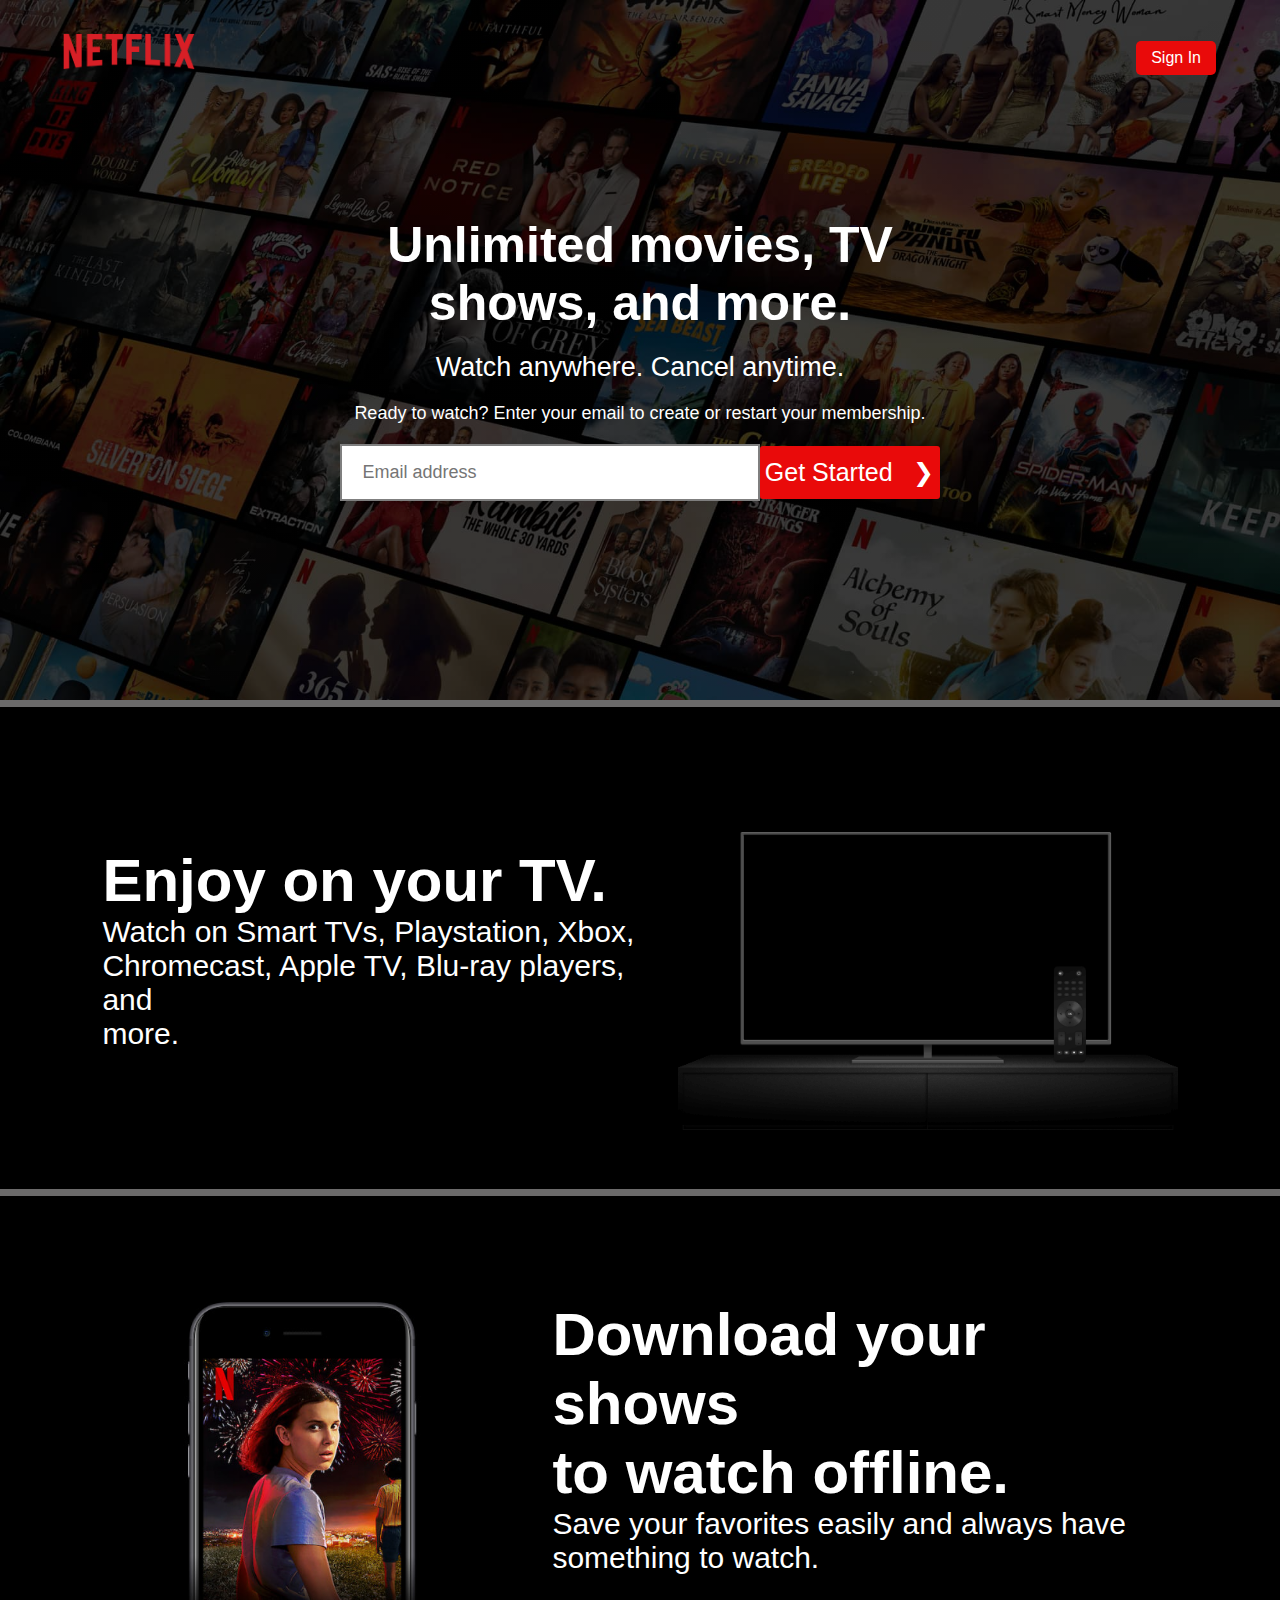
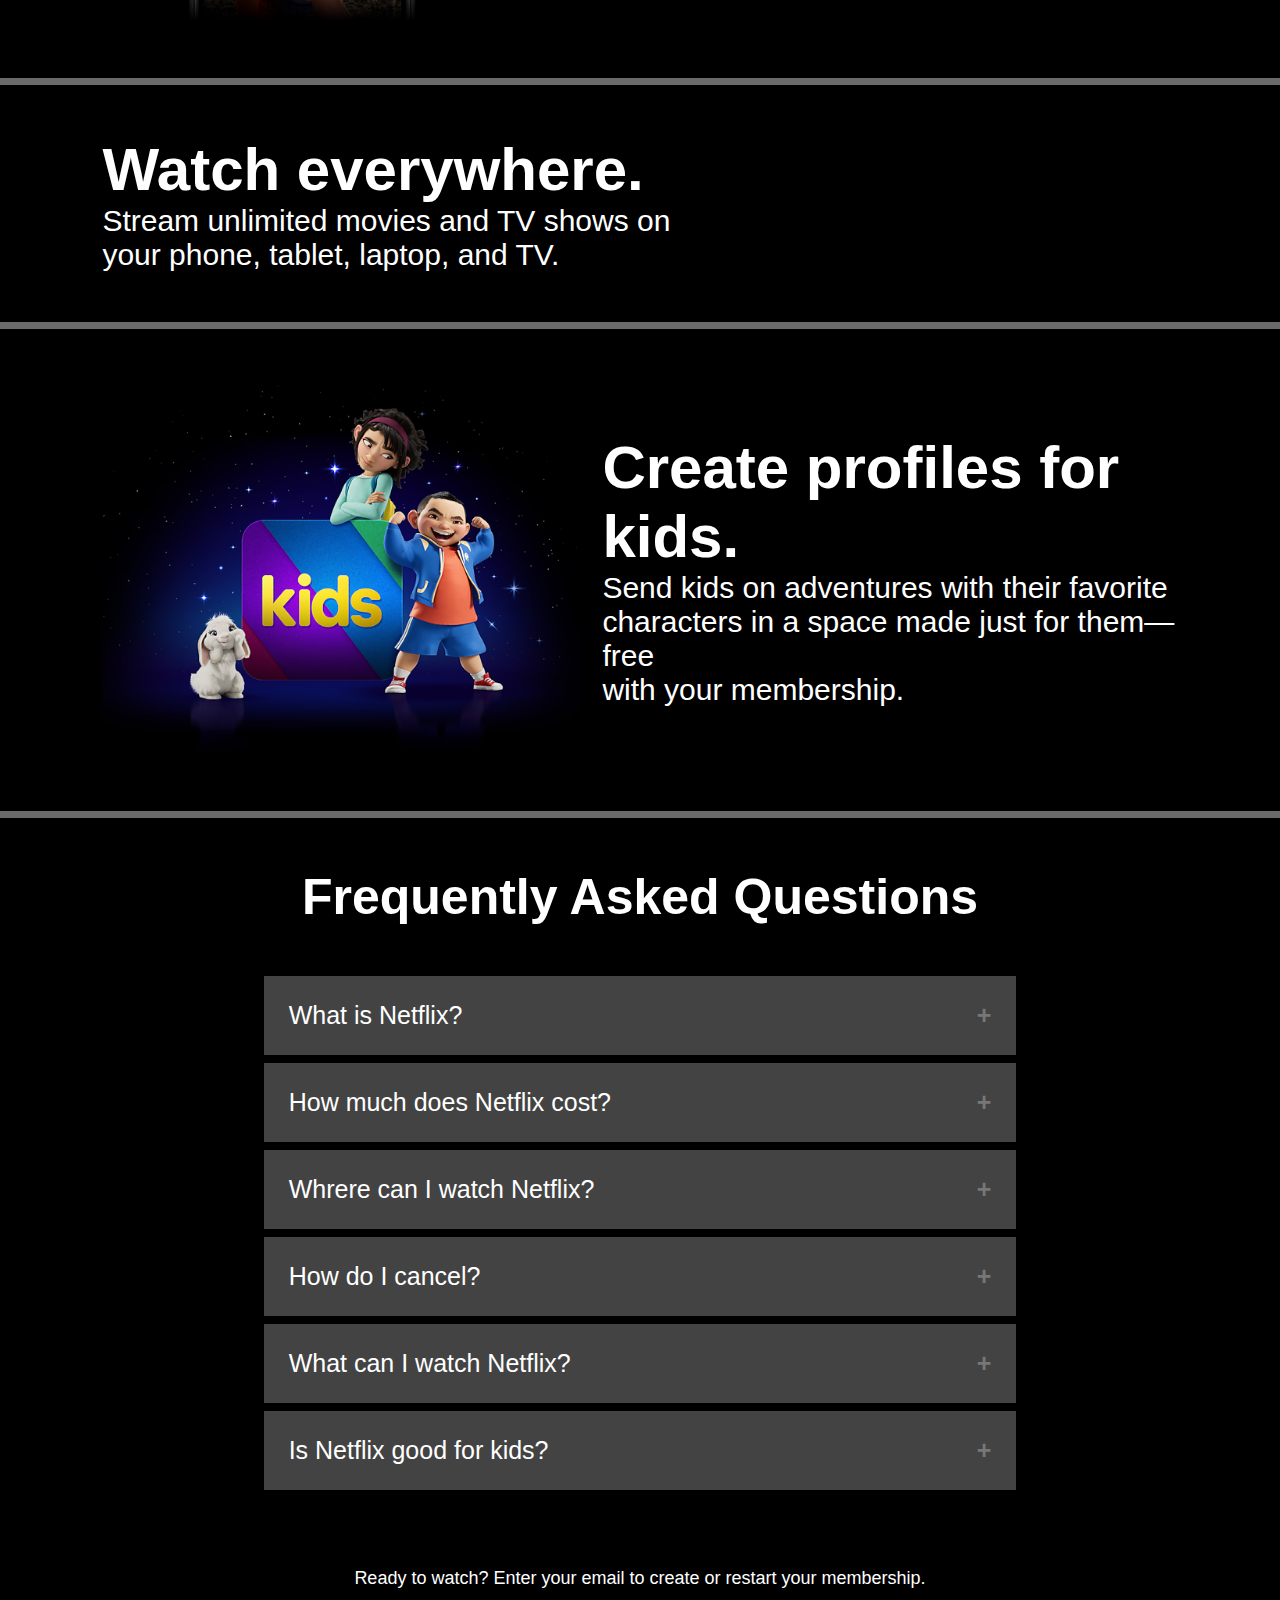
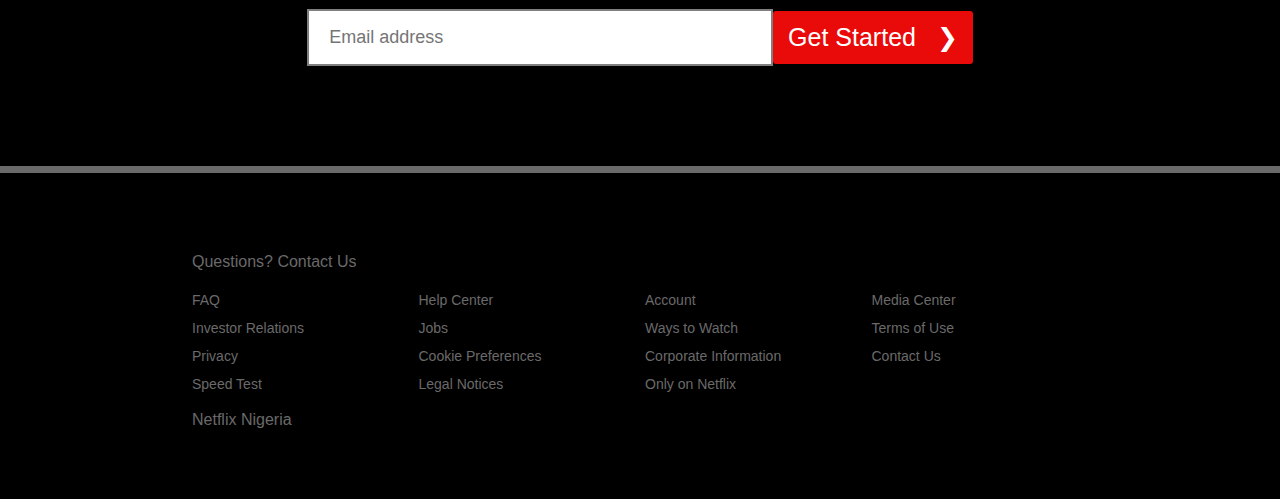
<file: index.html>
<!DOCTYPE html>
<html lang="en">
  <head>
    <meta charset="UTF-8" />
    <meta http-equiv="X-UA-Compatible" content="IE=edge" />
    <meta name="viewport" content="width=device-width, initial-scale=1.0" />
    <link rel="stylesheet" href="index.css" />
    <title>Netflix</title>
  </head>
  <body>
    <header>
      <nav>
        <a href="index.html" class="logo"
          ><img src="images/netflixlogo.png" alt="netflixlogo"
        /></a>
        <a href="login.html">Sign In</a>
      </nav>
      <div class="main main-div">
        <h1>
          Unlimited movies, TV <br />
          shows, and more.
        </h1>
        <p class="big">Watch anywhere. Cancel anytime.</p>
        <p class="small">
          Ready to watch? Enter your email to create or restart your membership.
        </p>
        <form action="">
          <input type="text" placeholder="Email address" />
          <button>Get Started &NonBreakingSpace; &#10095;</button>
        </form>
      </div>
    </header>
    <section>
      <div>
        <h1>Enjoy on your TV.</h1>
        <p>
          Watch on Smart TVs, Playstation, Xbox, <br />
          Chromecast, Apple TV, Blu-ray players, and <br />
          more.
        </p>
      </div>
      <div>
        <img src="images/tv.png" alt="" class="tv" />
      </div>
    </section>
    <section class="mob">
      <div>
        <img src="images/mobile.jpg" alt="" class="mobile" />
      </div>
      <div>
        <h1>
          Download your shows <br />
          to watch offline.
        </h1>
        <p>
          Save your favorites easily and always have <br />
          something to watch.
        </p>
      </div>
    </section>
    <div class="center">
      <h1>Watch everywhere.</h1>
      <p>
        Stream unlimited movies and TV shows on <br />
        your phone, tablet, laptop, and TV.
      </p>
    </div>
    <section>
      <div>
        <img src="images/kids.png" alt="" class="kids" />
      </div>
      <div>
        <h1>Create profiles for kids.</h1>
        <p>
          Send kids on adventures with their favorite <br />
          characters in a space made just for them—free <br />
          with your membership.
        </p>
      </div>
    </section>
    <div class="acc">
      <h1 class="h1">Frequently Asked Questions</h1>
      <button class="accordion">What is Netflix?</button>
      <div class="panel">
        <p>
          Netflix is a streaming service that offers a wide variety of
          award-winning TV shows, movies, anime, documentaries, and more on
          thousands of internet-connected devices.
          <br />
          <br />
          You can watch as much as you want, whenever you want without a single
          commercial – all for one low monthly price. There's always something
          new to discover and new TV shows and movies are added every week!
        </p>
      </div>
      <button class="accordion">How much does Netflix cost?</button>
      <div class="panel">
        <p>
          Watch Netflix on your smartphone, tablet, Smart TV, laptop, or
          streaming device, all for one fixed monthly fee. Plans range from
          ₦1,200 to ₦4,400 a month. No extra costs, no contracts.
        </p>
      </div>
      <button class="accordion">Whrere can I watch Netflix?</button>
      <div class="panel">
        <p>
          Watch anywhere, anytime. Sign in with your Netflix account to watch
          instantly on the web at netflix.com from your personal computer or on
          any internet-connected device that offers the Netflix app, including
          smart TVs, smartphones, tablets, streaming media players and game
          consoles.
          <br />
          <br />
          You can also download your favorite shows with the iOS, Android, or
          Windows 10 app. Use downloads to watch while you're on the go and
          without an internet connection. Take Netflix with you anywhere.
        </p>
      </div>
      <button class="accordion">How do I cancel?</button>
      <div class="panel">
        <p>
          Netflix is flexible. There are no pesky contracts and no commitments.
          You can easily cancel your account online in two clicks. There are no
          cancellation fees – start or stop your account anytime.
        </p>
      </div>
      <button class="accordion">What can I watch Netflix?</button>
      <div class="panel">
        <p>
          Netflix has an extensive library of feature films, documentaries, TV
          shows, anime, award-winning Netflix originals, and more. Watch as much
          as you want, anytime you want.
        </p>
      </div>
      <button class="accordion">Is Netflix good for kids?</button>
      <div class="panel">
        <p>
          The Netflix Kids experience is included in your membership to give
          parents control while kids enjoy family-friendly TV shows and movies
          in their own space.
          <br />
          <br />
          Kids profiles come with PIN-protected parental controls that let you
          restrict the maturity rating of content kids can watch and block
          specific titles you don’t want kids to see.
        </p>
      </div>
    </div>
    <div class="main form">
      <p class="small">
        Ready to watch? Enter your email to create or restart your membership.
      </p>
      <form action="">
        <input type="text" placeholder="Email address" />
        <button>Get Started &NonBreakingSpace; &#10095;</button>
      </form>
    </div>
    <footer>
      <a href="" class="question">Questions? Contact Us</a>
      <ul>
        <li><a href="">FAQ</a></li>
        <li><a href="">Help Center</a></li>
        <li><a href="">Account</a></li>
        <li><a href="">Media Center</a></li>
        <li><a href="">Investor Relations</a></li>
        <li><a href="">Jobs</a></li>
        <li><a href="">Ways to Watch</a></li>
        <li><a href="">Terms of Use</a></li>
        <li><a href="">Privacy</a></li>
        <li><a href="">Cookie Preferences</a></li>
        <li><a href="">Corporate Information</a></li>
        <li><a href="">Contact Us</a></li>
        <li><a href="">Speed Test</a></li>
        <li><a href="">Legal Notices</a></li>
        <li><a href="">Only on Netflix</a></li>
      </ul>
      <br />
      <p class="question">Netflix Nigeria</p>
    </footer>

    <script>
      var acc = document.getElementsByClassName("accordion");
      var i;

      for (i = 0; i < acc.length; i++) {
        acc[i].addEventListener("click", function() {
          this.classList.toggle("active");
          var panel = this.nextElementSibling;
          if (panel.style.maxHeight) {
            panel.style.maxHeight = null;
          } else {
            panel.style.maxHeight = panel.scrollHeight + "px";
          }
        });
      }
    </script>
  </body>
</html>
</file>
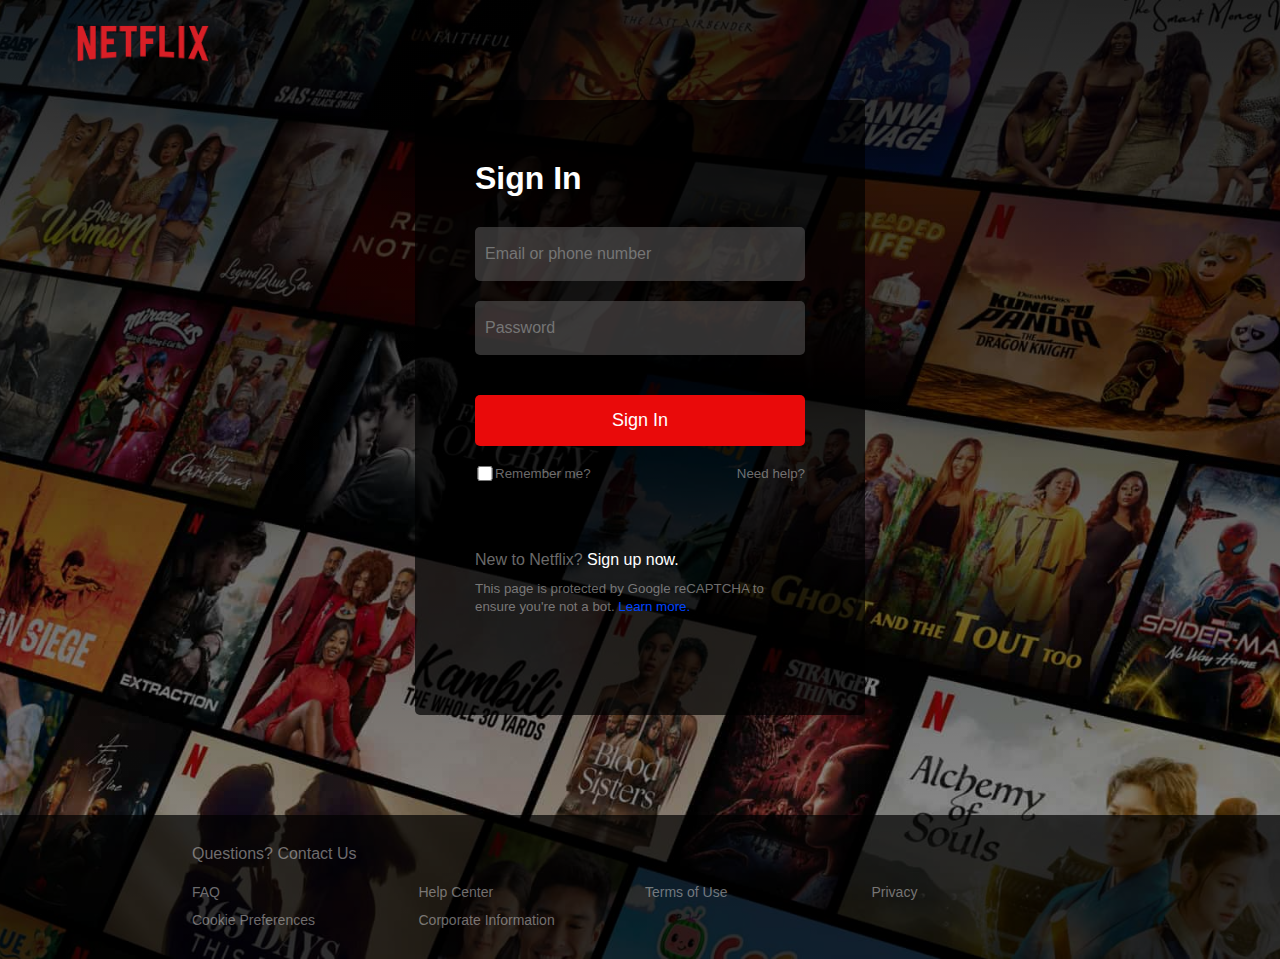
<file: login.html>
<!DOCTYPE html>
<html lang="en">
<head>
    <meta charset="UTF-8">
    <meta http-equiv="X-UA-Compatible" content="IE=edge">
    <meta name="viewport" content="width=device-width, initial-scale=1.0">
    <link rel="stylesheet" href="login.css">
    <title>Netflix</title>
</head>
<body>
    <header>
        <nav>
            <a href="index.html"><img src="images/netflixlogo.png" alt="netflixlogo"></a>
        </nav>
        <form action="">
            <h1>Sign In</h1>
            <input type="text" placeholder="Email or phone number"> <br>
            <input type="password" placeholder="Password"> <br>
            <button>Sign In</button>
            <small class="remember"><p><input type="checkbox">Remember me?</p><a href="">Need help?</a></small>
            <p class="new">New to Netflix? <a href="index.html">Sign up now.</a></p>
            <small class="captcha">This page is protected by Google reCAPTCHA to <br> ensure you're not a bot. <a href="">Learn more.</a></small>
        </form>
        <footer>
            <a href="" class="question">Questions? Contact Us</a>
            <ul>
                <li><a href="">FAQ</a></li>
                <li><a href="">Help Center</a></li>
                <li><a href="">Terms of Use</a></li>
                <li><a href="">Privacy</a></li>
                <li><a href="">Cookie Preferences</a></li>
                <li><a href="">Corporate Information</a></li>
            </ul>
        </footer>
    </header>
    </body>
</body>
</html>
</file>
<file: index.css>
* {
    margin: 0px;
    padding: 0px;
    box-sizing: border-box;
    font-family: sans-serif;
}

body {
    background-color: black;
    color: white;
}

header {
    background: linear-gradient(rgba(0, 0, 0, 0.7), rgba(0, 0, 0, 0.7)), url(images/netfliximage.jpg);
    height: 700px;
    background-repeat: no-repeat;
    background-position: top center;
    background-size: cover;
    padding: 0px 5%;
    display: flex;
    align-items: center;
    flex-direction: column;
    flex-wrap: wrap;
}

nav {
    display: flex;
    align-items: center;
    justify-content: space-between;
    width: 100%;
}

nav img {
    display: block;
    width: 170px;
    margin-top: -13px;
    margin-left: -35px;
}

nav .logo {
    background-color: transparent;
}

nav a {
    display: block;
    text-decoration: none;
    color: white;
    background-color: rgb(233, 10, 10);
    border-radius: 5px;
    padding: 8px 15px;
}

.main {
    color: white;
    margin-top: 20vh;
    text-align: center;
}

.main-div {
    color: white;
    text-align: center;
    width: 100%;
    margin-top: 100px;
}

.main h1 {
    font-size: 50px;
}

.main .big {
    font-size: 27px;
    margin: 20px;
}

.main .small {
    font-size: 18px;
    margin: 20px;
}

.main form {
    display: flex;
    align-items: center;
    justify-content: center;
    width: 52%;
    margin: auto;

}

.main form input {
    width: 70%;
    outline: none;
    border: 2px solid rgba(0, 0, 0, 0.5);
    font-size: 18px;
    padding: 16px 20px;
}

.main form button {
    width: 30%;
    outline: none;
    border: none;
    font-size: 25px;
    padding: 12px 0px;
    color: white;
    border-radius: 3px;
    background-color: rgb(233, 10, 10);
    cursor: pointer;
    transition: 0.3s ease-in-out;
}

.main form button:hover {
    background-color: rgba(233, 10, 10, 0.9);
}

.form {
    margin: 0px;
}

section {
    display: flex;
    justify-content: space-between;
    align-items: center;
    padding: 50px 8%;
    font-size: 30px;
    border-top: 7px solid rgba(214, 212, 212, 0.5);
}

.tv {
    width: 500px;
}

.mobile {
    width: 500px;
    margin-left: -50px;
}

.kids {
    width: 500px;
}

.center {
    padding: 50px 8%;
    font-size: 30px;
    border-top: 7px solid rgba(214, 212, 212, 0.5);
}

.acc {
    text-align: center;
    font-size: 30px;
    border-top: 7px solid rgba(214, 212, 212, 0.5);
    padding: 50px 8%;
}

.acc .h1 {
    font-size: 50px;
    margin-bottom: 50px;
}

footer {
    text-align: left;
    background-color: rgba(0, 0, 0, 0.7);
    padding: 80px 15% 50px;
    margin-top: 100px;
    border-top: 7px solid rgba(214, 212, 212, 0.5);
    color: rgba(214, 212, 212, 0.5);
}

footer a {
    color: rgba(214, 212, 212, 0.5);
    text-decoration: none;
}

footer a:hover {
    text-decoration: underline;
}

footer .question {
    display: block;
    margin-bottom: 20px;
}

footer ul {
    list-style-type: none;
    display: grid;
    grid-template-columns: repeat(4, 1fr);
    grid-gap: 10px;
}

footer ul a {
    font-size: 14px;
}

.accordion {
    background-color: rgba(134, 134, 134, 0.5);
    color: white;
    cursor: pointer;
    padding: 25px;
    width: 70%;
    margin: auto;
    margin-bottom: 5px;
    border: none;
    text-align: left;
    outline: none;
    font-size: 25px;
    transition: 0.4s;
  }

  .active, .accordion:hover {
    background-color: rgba(134, 134, 134, 0.5);
  }
  
  .accordion:after {
    content: '\002B';
    color: #777;
    font-weight: bold;
    float: right;
    margin-left: 5px;
  }
  
  .active:after {
    content: "\00D7";
  }
  
  .panel {
    padding: 0 18px;
    background-color: rgba(134, 134, 134, 0.5);
    max-height: 0;
    overflow: hidden;
    transition: max-height 0.2s ease-out;
    width: 70%;
    margin: auto;
    margin-bottom: 3px;
    text-align: left;
  }

  .panel p {
    padding: 20px 0px;
  }

@media screen and (max-width: 1200px) {
    .main form {
        width: 70%;
    }
    header {
        height: 600px;
    }
    .main-div {
        margin-top: 50px;
    }
}

@media screen and (max-width: 1000px) {
    header {
        height: 600px;
    }
    .main-div {
        margin-top: 50px;
    }
    .main button {
        font-size: 20px;
    }
   section {
    display: block;
    text-align: center;
    font-size: 25px;
   } 
   section br {
    display: none;
   }
   section h1 {
    margin-bottom: 20px;
   }
   section p {
    font-size: 20px;
   }
   .center {
    text-align: center;
    font-size: 25px;
   }
   .center br {
    display: none;
   }
   .center h1 {
    margin-bottom: 20px;
   }
   .center p {
    font-size: 20px;
   }
   .mob {
    display: flex;
    flex-direction: column-reverse;
   }
   .accordion {
    width: 90%;
    padding: 15px;
   }
   .panel {
    width: 90%;
   }
}

@media screen and (max-width: 900px) {

    header {
        height: 600px;
    }

    .main form{
        flex-direction: column;
    }

    .main form input {
        width: 500px;
        font-size: 18px;
    }

    .main form button {
        width: 150px;
        margin-top: 15px;
        font-size: 18px;
        padding: 8px 0px;
    }

    .main .big {
        font-size: 25px;
    }

    .main .small {
        width: 75%;
        margin: auto;
        margin-bottom: 15px;
        font-size: 25px;
    }
    footer ul {
        grid-template-columns: repeat(3, 1fr);
    }
}

@media screen and (max-width: 600px) {
    header {
        height: 500px;
    }
    nav img {
        display: block;
        width: 130px;
        margin-top: 0px;
        margin-left: -30px;
    }
    .main br {
        display: none;
    }
    .main h1 {
        font-size: 25px;
        width: 100%;
    }
    .main form input {
        width: 430px;
        font-size: 16px;
        padding: 12px 15px;
    }
    .main form button {
        width: 130px;
        margin-top: 12px;
        font-size: 16px;
    }
    .main .big {
        font-size: 18px;
    }
    .main .small {
        font-size: 18px;
    }
    .tv, .kids, .mobile {
        width: 300px;
        margin: auto;
    }
    section div h1, .center h1, .acc .h1 {
        font-size: 25px;
    }
    footer ul {
        grid-template-columns: repeat(2, 1fr);
    }
    .acc {
        padding: 0px;
        padding-bottom: 20px;
    }
    .acc .h1 {
        margin-top: 30px;
        margin-bottom: 20px;
        font-size: 25px;
    }
    .accordion {
        width: 100%;
        padding: 10px 20px;
        font-size: 20px;
    }
    .panel {
        width: 100%;
        font-size: 20px;
    }
    footer {
        padding: 80px 8% 50px;
        margin-top: 50px;
    }
}

@media screen and (max-width: 500px) {
    .main form input {
        width: 350px;
    }
}

@media screen and (max-width: 400px) {

    .main-div h1 {
        width: 80%;
        margin: auto;
    }

    nav {
        width: 95%;
        margin-left: auto;
        margin-right: auto;
    }

    nav a {
        font-size: 14px;
        border-radius: 5px;
        padding: 5px 10px;
    }

    nav img {
        width: 110px;
        margin-left: -25px;
    }
    
    .main form input {
        width: 300px;
        font-size: 18px;
    }

    .main form button {
        width: 150px;
        margin-top: 15px;
        font-size: 18px;
        padding: 8px 0px;
    }

    .main .small {
        width: 90%;
        margin: auto;
        margin-bottom: 15px;
    }

}

@media screen and (max-width:315px) {
    header {
        height: 550px;
    }
    .main-div h1 {
        width: 100%;
    }
    .main form input {
        width: 280px;
    }
    .tv, .kids, .mobile {
        width: 250px;
        margin: auto;
    }
    section {
        padding: 50px 5%;
    }
    .accordion {
        padding: 10px 5px;
        font-size: 18px;
    }
}

@media screen and (max-width:310px) {
    .tv, .kids, .mobile {
        width: 200px;
        margin: auto;
    }
    .main form input {
        width: 250px;
    }
}

@media screen and (max-width:260px) {
    .main form input {
        width: 230px;
    }
    .accordion {
        font-size: 16px;
    }
}
</file>
<file: login.css>
* {
    margin: 0px;
    padding: 0px;
    box-sizing: border-box;
    font-family: sans-serif;
}

body {
    background-color: black;
}

header {
    background: linear-gradient(rgba(0, 0, 0, 0.8), rgba(0, 0, 0, 0.2)), url(images/netfliximage.jpg);
    height: 100%;
    background-repeat: no-repeat;
    background-position: top center;
    background-size: cover;
    text-align: center;
}

nav {
    display: flex;
    align-items: center;
    justify-content: space-between;
    padding: 0px 5%;
}

nav img {
    display: block;
    width: 170px;
    margin-top: -13px;
    margin-left: -6px;
}

form {
    color: white;
    text-align: left;
    background-color: rgba(0, 0, 0, 0.7);
    width: 450px;
    margin: auto;
    padding: 60px;
    padding-bottom: 100px;
    border-radius: 5px;
}

form h1 {
    margin-bottom: 10px;
}

form input {
    width: 100%;
    border: none;
    outline: none;
    border-radius: 5px;
    margin-top: 20px;
    padding: 18px 10px;
    font-size: 16px;
    background-color: rgba(100, 98, 98, 0.5);
}

form button {
    width: 100%;
    border: none;
    outline: none;
    border-radius: 5px;
    margin-top: 40px;
    padding: 15px 10px;
    font-size: 18px;
    color: white;
    background-color: rgb(233, 10, 10);
}

form .remember {
    display: flex;
    align-items: center;
    justify-content: space-between;
}

form .remember p {
    display: flex;
    align-items: center;
    color: rgba(214, 212, 212, 0.5);
}

form .remember input {
    width: 20px;
    height: 15px;
    outline: none;
    border: none;
    margin-top: 20px;
    margin-bottom: 20px;
    display: block;
}

form .remember a {
    color: rgba(214, 212, 212, 0.5);
    text-decoration: none;
}

form .new {
    color: rgba(214, 212, 212, 0.5);
    margin-top: 50px;
    margin-bottom: 10px;
}

form .new a{
    color: white;
    text-decoration: none;
}

form .captcha {
    color: rgba(214, 212, 212, 0.5);
}

form .captcha a{
    color: rgb(0, 68, 255);
    text-decoration: none;
}

form a:hover {
    text-decoration: underline;
}

footer {
    text-align: left;
    background-color: rgba(0, 0, 0, 0.7);
    padding: 30px 15%;
    margin-top: 100px;
}

footer a {
    color: rgba(214, 212, 212, 0.5);
    text-decoration: none;
}

footer a:hover {
    text-decoration: underline;
}

footer .question {
    display: block;
    margin-bottom: 20px;
}

footer ul {
    list-style-type: none;
    display: grid;
    grid-template-columns: repeat(4, 1fr);
    grid-gap: 10px;
}

footer ul a {
    font-size: 14px;
}

@media screen and (max-width: 740px) {
    nav {
        padding: 0px 3%;
    }
    nav img {
        width: 150px;
    }
    header {
        background: black;
    }
    form {
        width: 90%;
        background: black;
        margin-top: -20px;
        padding: 30px 0px 100px;
    }

    form small br {
        display: none;
    }

    footer {
        border-top: 1px solid rgba(214, 212, 212, 0.5);
        text-align: left;
        background-color: rgba(0, 0, 0, 0.7);
        padding: 30px 5%;
        margin-top: 0px;
    }
    footer ul {
        grid-template-columns: repeat(3, 1fr);
    }
}

@media screen and (max-width: 500px) {
    footer ul {
        grid-template-columns: repeat(2, 1fr);
    }
    nav img {
        width: 110px;
        margin-top: 0px;
        margin-left: -4px;
    }
}
</file>
